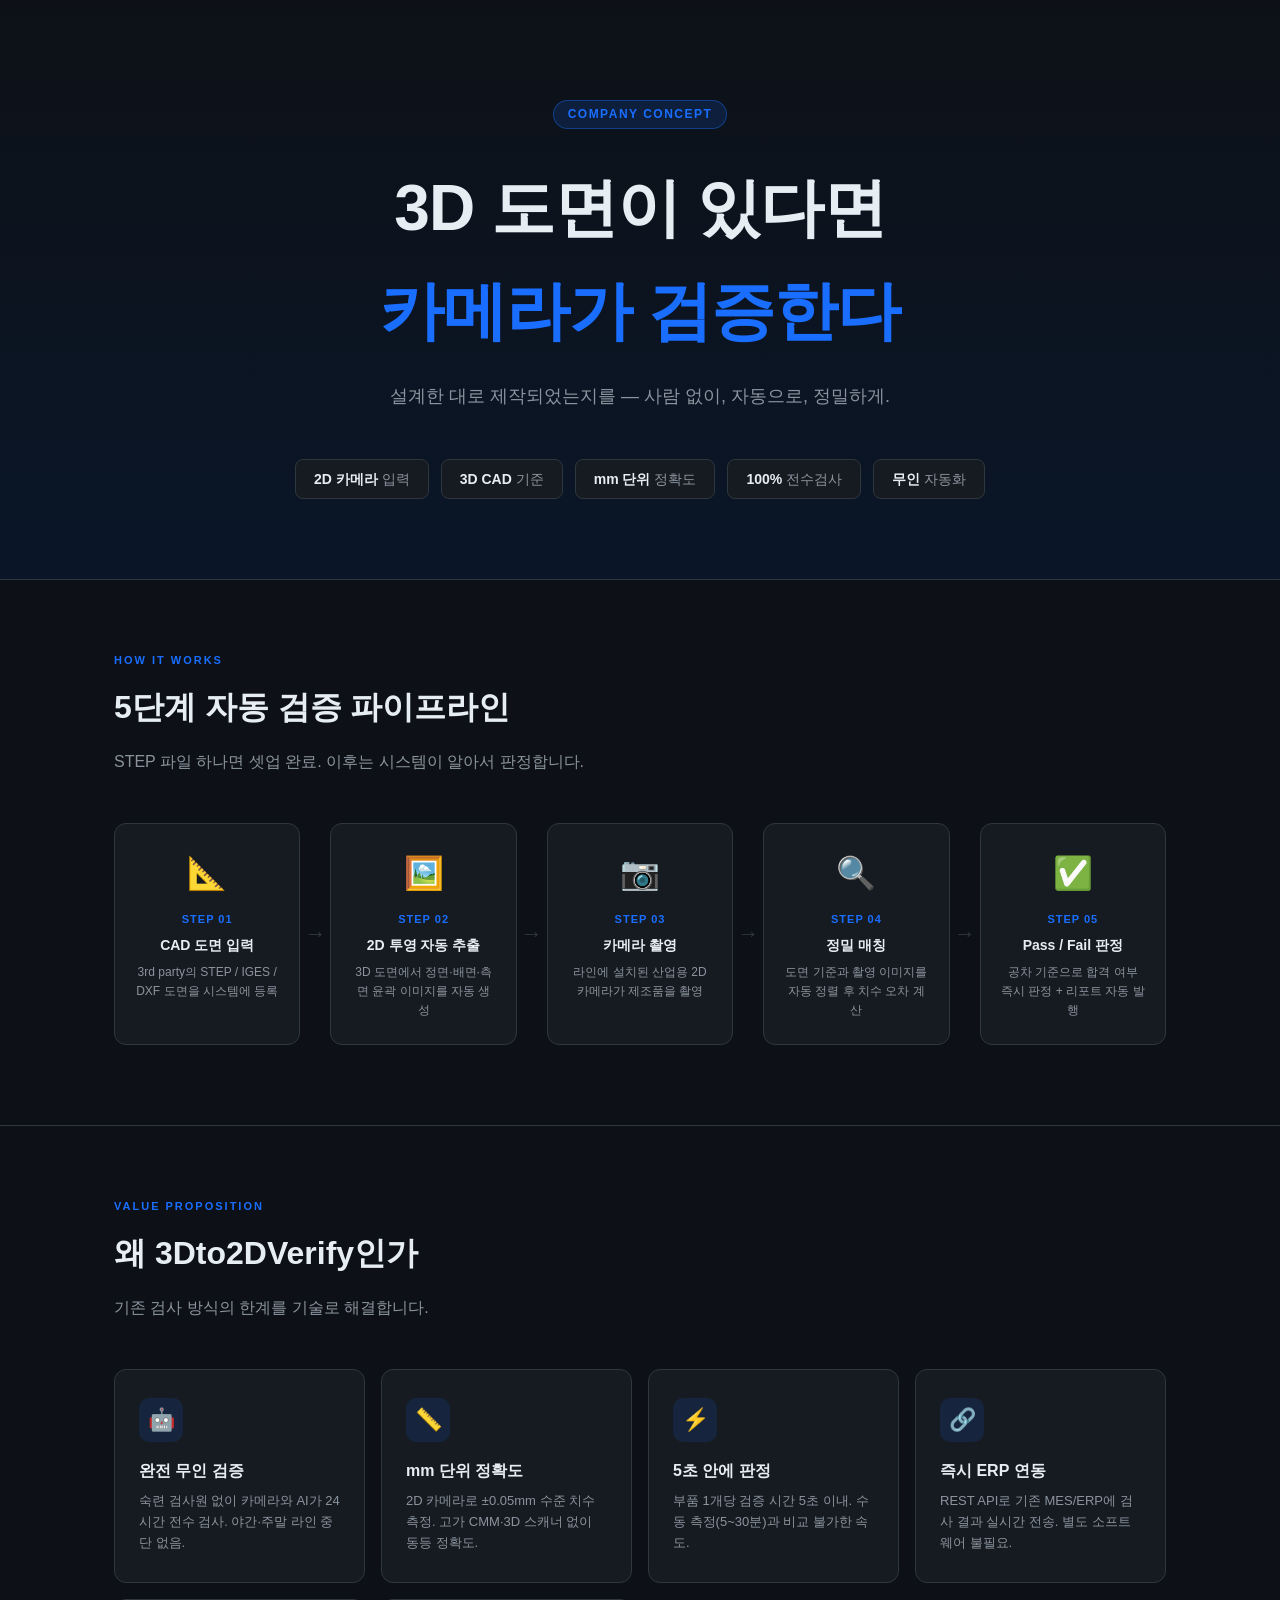
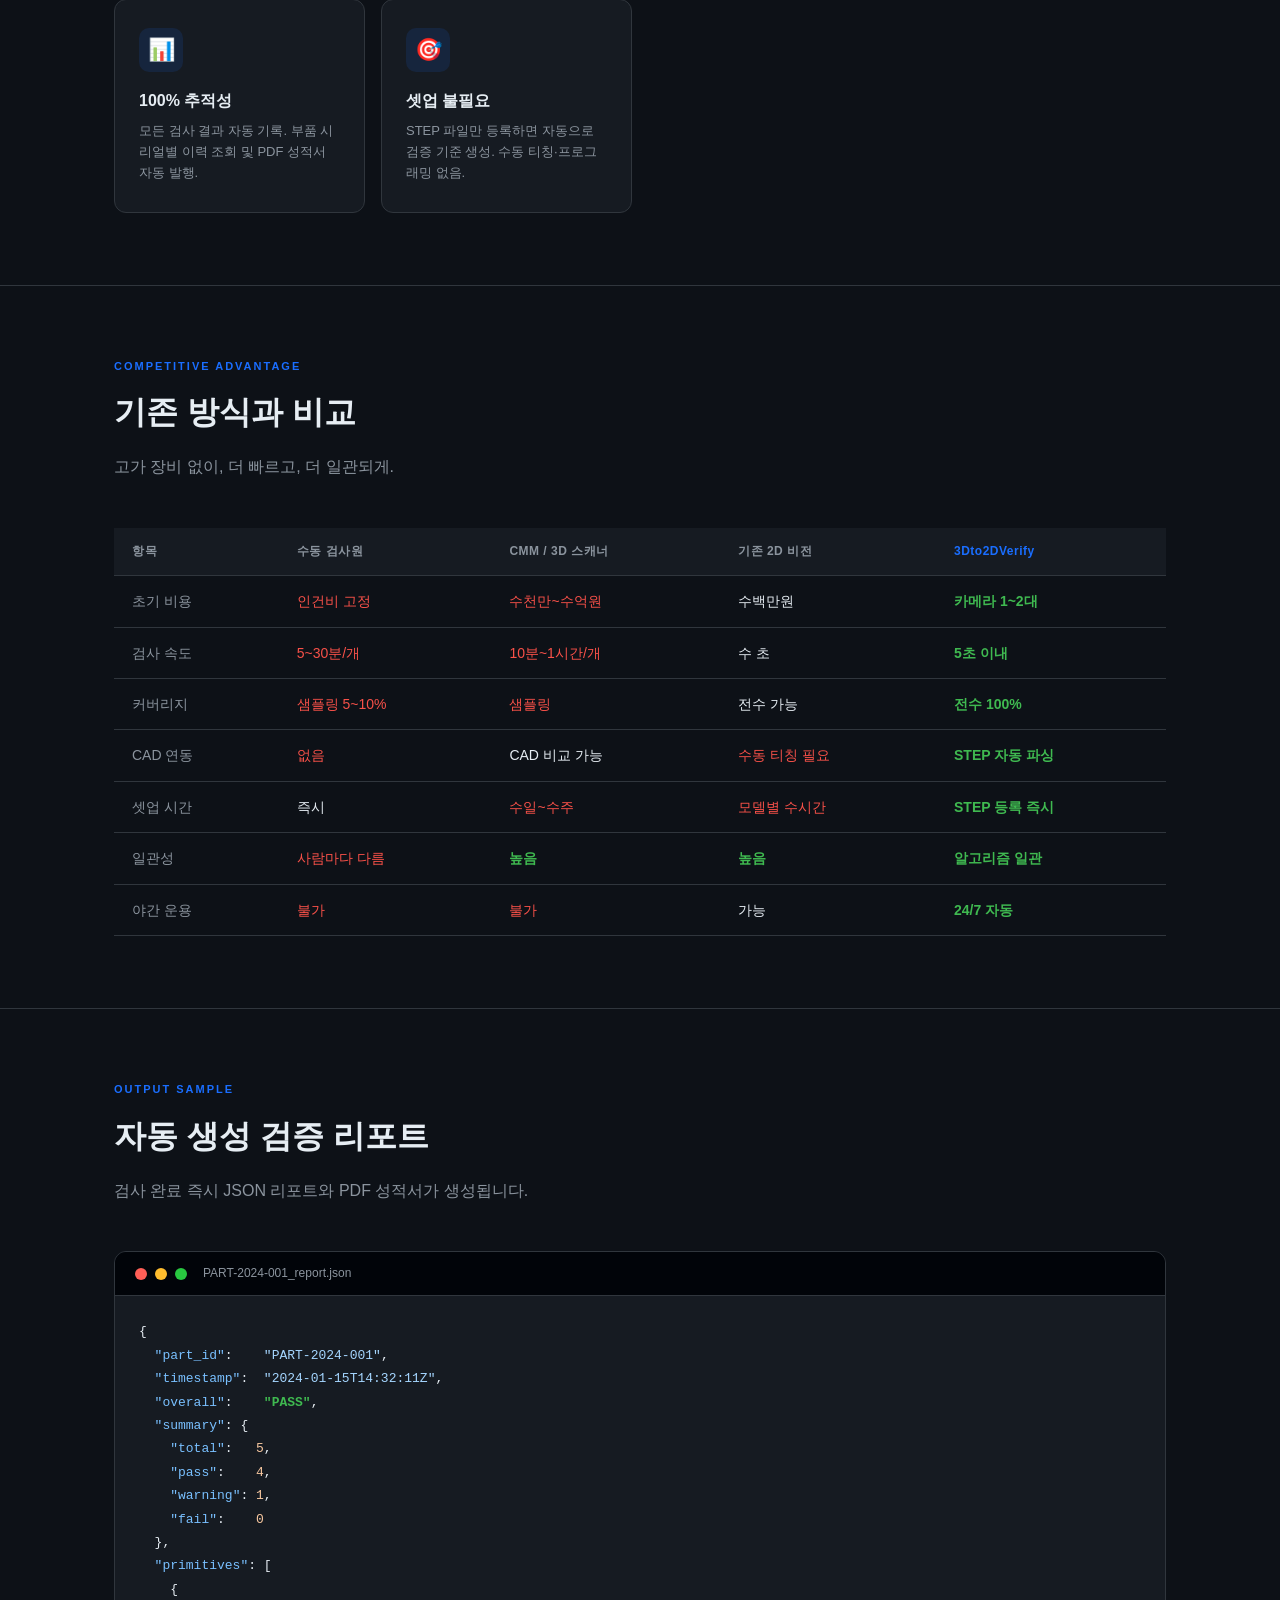
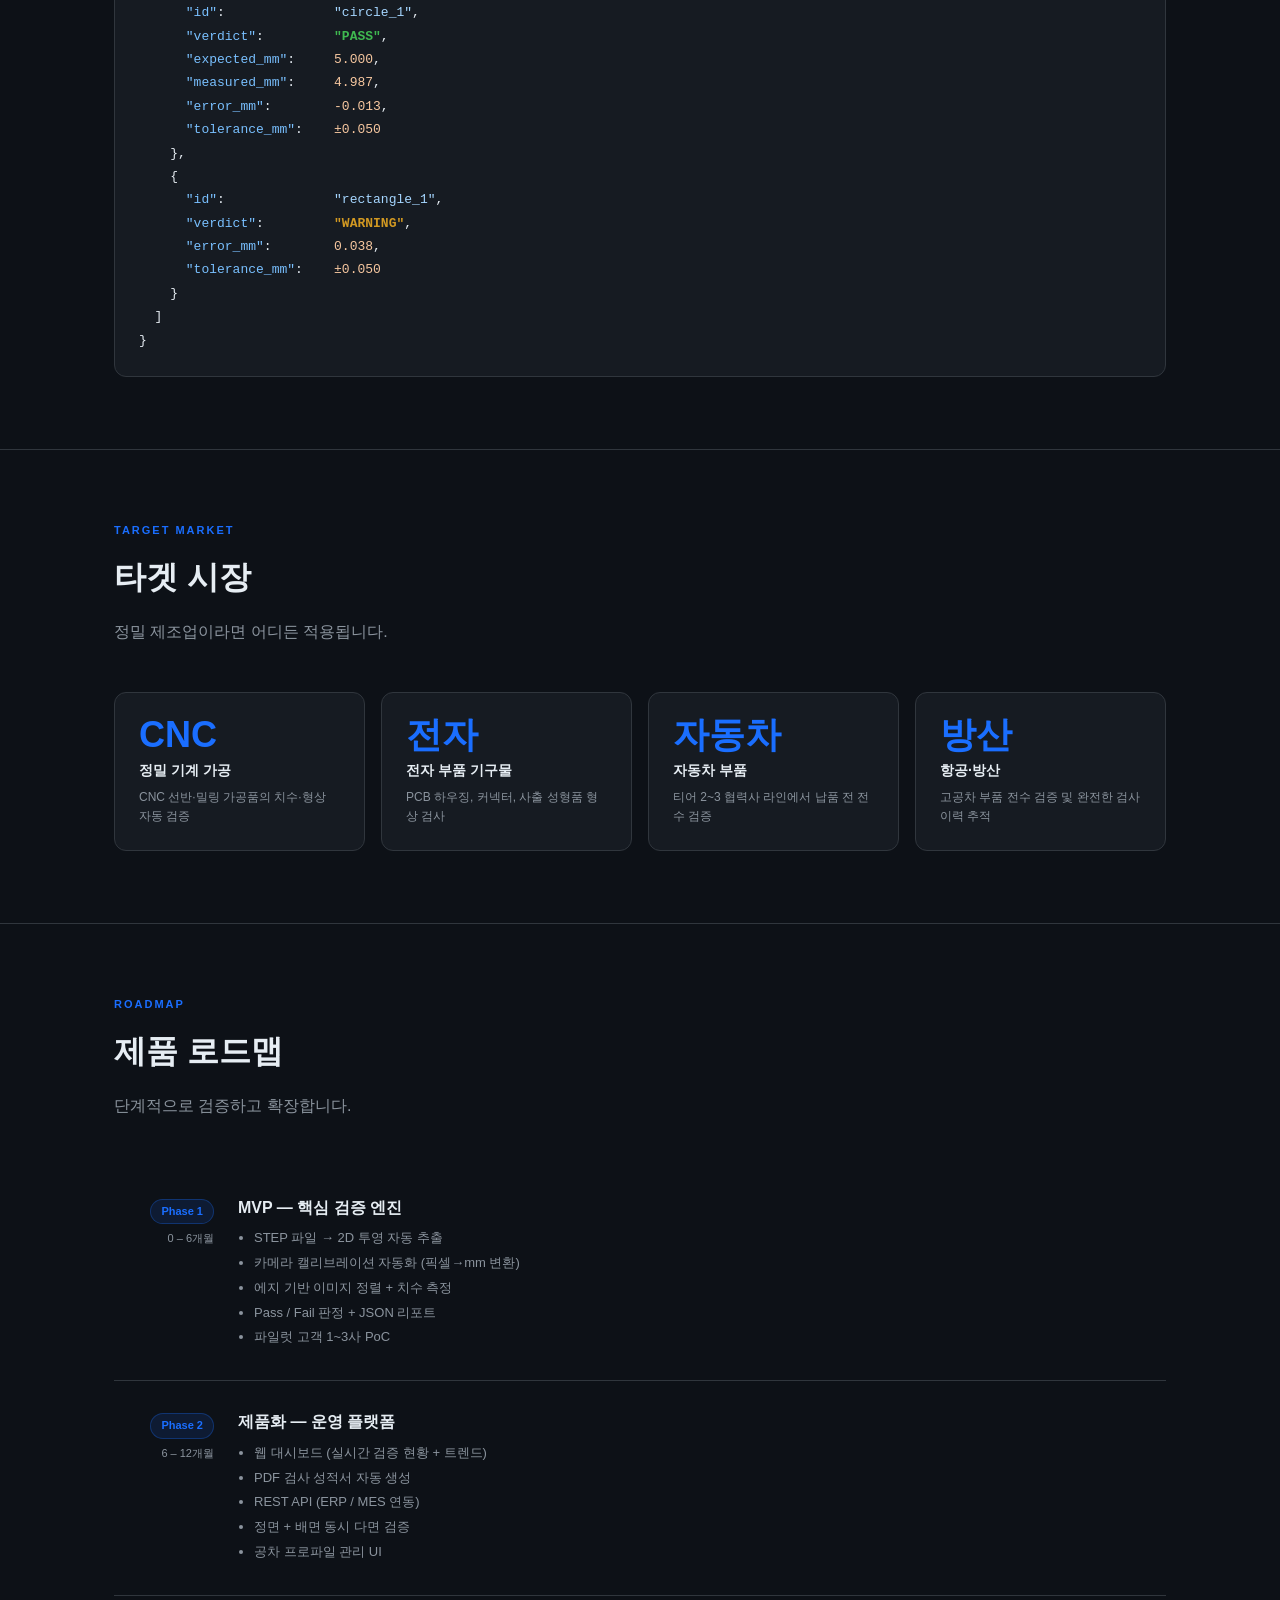
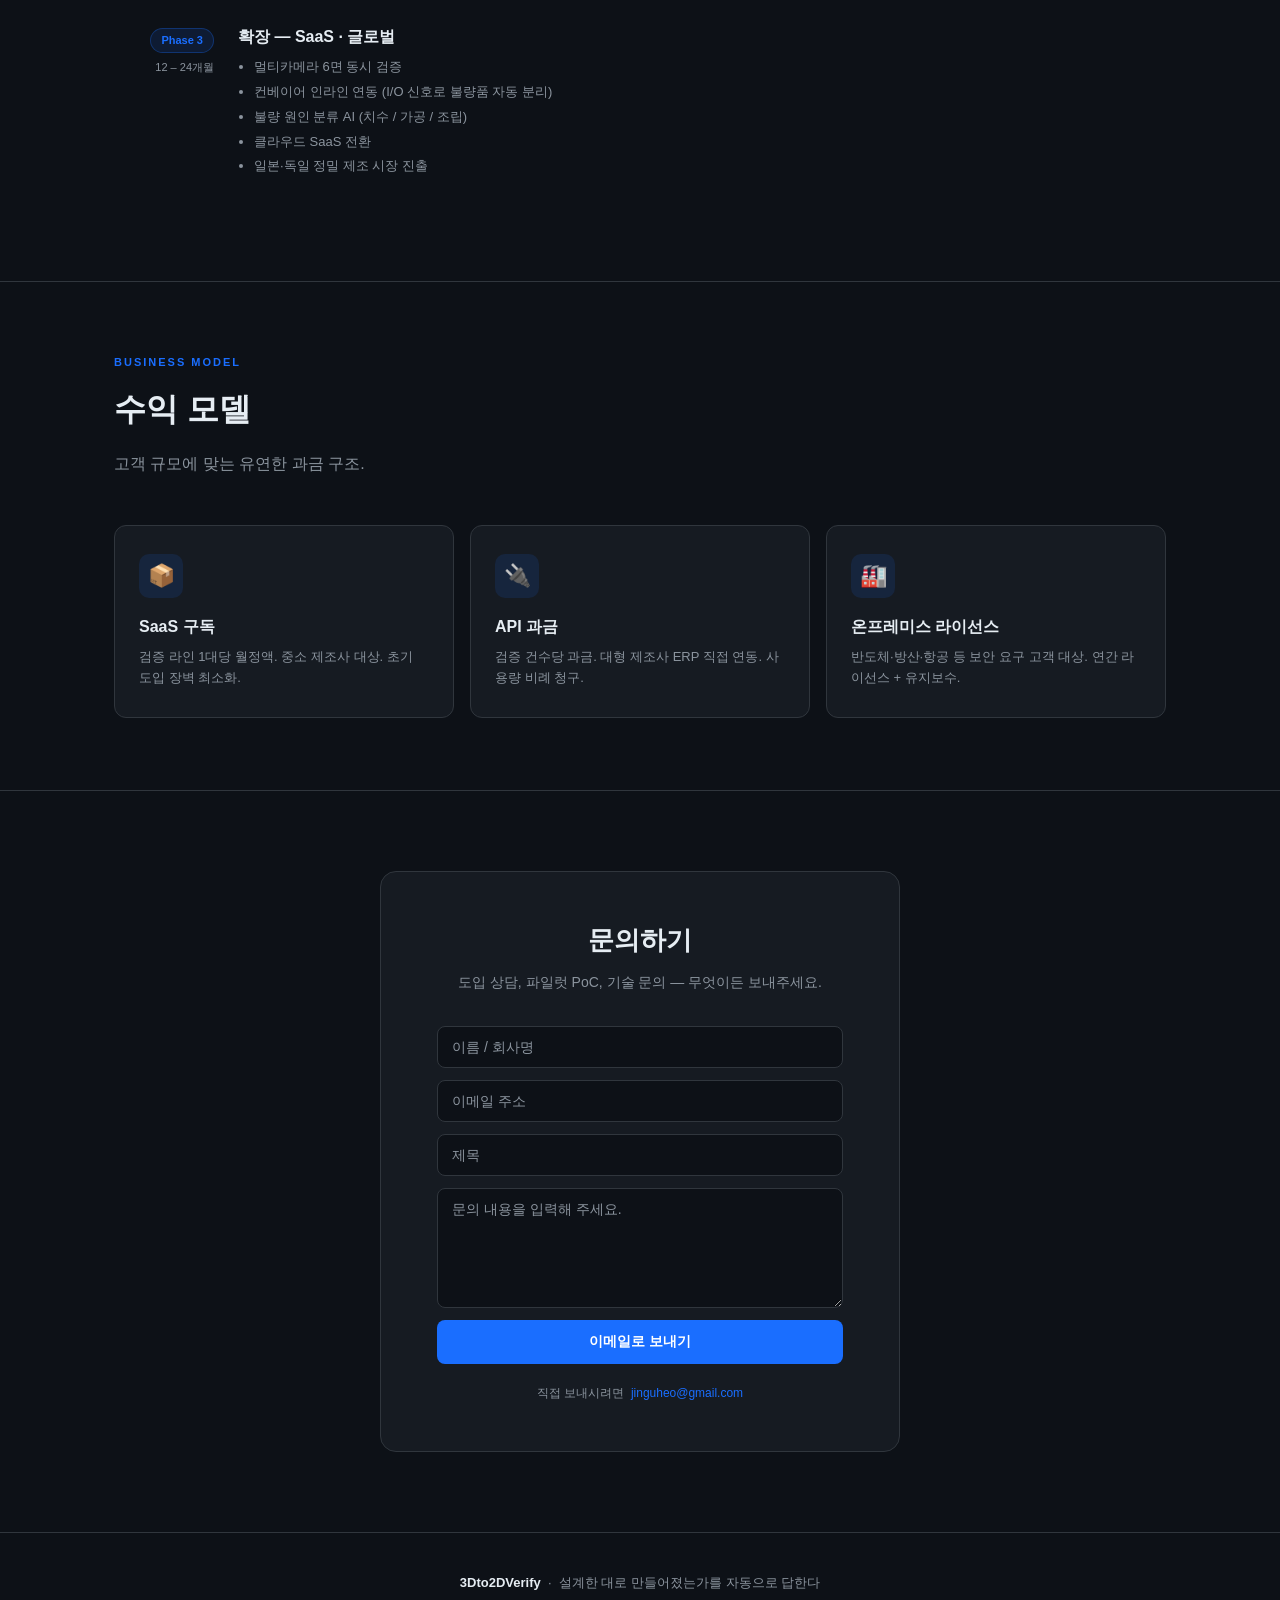
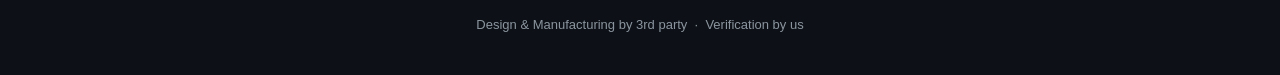
<file: concept.html>
<!DOCTYPE html>
<html lang="ko">
<head>
  <meta charset="UTF-8" />
  <meta name="viewport" content="width=device-width, initial-scale=1.0" />
  <title>3Dto2DVerify — 자동 제작 정밀 검증 시스템</title>
  <style>
    :root {
      --blue:   #1A6EFF;
      --dark:   #0D1117;
      --card:   #161B22;
      --border: #30363D;
      --text:   #E6EDF3;
      --muted:  #8B949E;
      --green:  #3FB950;
      --yellow: #D29922;
      --red:    #F85149;
    }
    * { box-sizing: border-box; margin: 0; padding: 0; }
    body {
      font-family: -apple-system, BlinkMacSystemFont, "Segoe UI", sans-serif;
      background: var(--dark);
      color: var(--text);
      line-height: 1.6;
    }

    /* ── HERO ── */
    .hero {
      text-align: center;
      padding: 100px 24px 80px;
      background: linear-gradient(180deg, #0D1117 0%, #0a1628 100%);
      border-bottom: 1px solid var(--border);
    }
    .badge {
      display: inline-block;
      background: rgba(26,110,255,0.15);
      border: 1px solid rgba(26,110,255,0.4);
      color: var(--blue);
      font-size: 12px;
      font-weight: 600;
      letter-spacing: 1.5px;
      text-transform: uppercase;
      padding: 4px 14px;
      border-radius: 20px;
      margin-bottom: 28px;
    }
    .hero h1 {
      font-size: clamp(36px, 5vw, 64px);
      font-weight: 700;
      letter-spacing: -1px;
      margin-bottom: 20px;
    }
    .hero h1 span { color: var(--blue); }
    .hero p {
      font-size: 18px;
      color: var(--muted);
      max-width: 600px;
      margin: 0 auto 48px;
    }
    .tagline {
      display: inline-flex;
      gap: 12px;
      flex-wrap: wrap;
      justify-content: center;
    }
    .tag {
      background: var(--card);
      border: 1px solid var(--border);
      border-radius: 8px;
      padding: 8px 18px;
      font-size: 14px;
      color: var(--muted);
    }
    .tag strong { color: var(--text); }

    /* ── SECTION ── */
    section {
      max-width: 1100px;
      margin: 0 auto;
      padding: 72px 24px;
    }
    .section-label {
      font-size: 11px;
      font-weight: 700;
      letter-spacing: 2px;
      text-transform: uppercase;
      color: var(--blue);
      margin-bottom: 12px;
    }
    h2 {
      font-size: 32px;
      font-weight: 700;
      margin-bottom: 16px;
    }
    .lead {
      color: var(--muted);
      font-size: 16px;
      max-width: 640px;
      margin-bottom: 48px;
    }
    hr.divider {
      border: none;
      border-top: 1px solid var(--border);
    }

    /* ── PIPELINE FLOW ── */
    .pipeline {
      display: flex;
      align-items: stretch;
      gap: 0;
      overflow-x: auto;
      padding-bottom: 8px;
    }
    .pipe-step {
      flex: 1;
      min-width: 160px;
      background: var(--card);
      border: 1px solid var(--border);
      border-radius: 12px;
      padding: 24px 20px;
      text-align: center;
      position: relative;
    }
    .pipe-step + .pipe-step { margin-left: 12px; }
    .pipe-step .icon {
      font-size: 32px;
      margin-bottom: 12px;
      display: block;
    }
    .pipe-step .step-num {
      font-size: 11px;
      font-weight: 700;
      letter-spacing: 1px;
      color: var(--blue);
      margin-bottom: 6px;
    }
    .pipe-step h3 { font-size: 14px; font-weight: 700; margin-bottom: 6px; }
    .pipe-step p { font-size: 12px; color: var(--muted); }
    .pipe-arrow {
      display: flex;
      align-items: center;
      color: var(--border);
      font-size: 22px;
      padding: 0 4px;
      flex-shrink: 0;
    }

    /* ── VALUE GRID ── */
    .value-grid {
      display: grid;
      grid-template-columns: repeat(auto-fit, minmax(220px, 1fr));
      gap: 16px;
    }
    .value-card {
      background: var(--card);
      border: 1px solid var(--border);
      border-radius: 12px;
      padding: 28px 24px;
    }
    .value-card .v-icon {
      width: 44px; height: 44px;
      border-radius: 10px;
      background: rgba(26,110,255,0.12);
      display: flex; align-items: center; justify-content: center;
      font-size: 22px;
      margin-bottom: 16px;
    }
    .value-card h3 { font-size: 16px; font-weight: 700; margin-bottom: 8px; }
    .value-card p { font-size: 13px; color: var(--muted); }

    /* ── COMPARE TABLE ── */
    .compare {
      width: 100%;
      border-collapse: collapse;
      font-size: 14px;
    }
    .compare th, .compare td {
      padding: 14px 18px;
      text-align: left;
      border-bottom: 1px solid var(--border);
    }
    .compare thead th {
      background: var(--card);
      color: var(--muted);
      font-size: 12px;
      font-weight: 600;
      letter-spacing: 0.5px;
    }
    .compare tbody tr:hover { background: rgba(48,54,61,0.4); }
    .compare .bad  { color: var(--red); }
    .compare .good { color: var(--green); font-weight: 600; }
    .compare .col-feature { color: var(--muted); }

    /* ── VERDICT DEMO ── */
    .verdict-demo {
      background: var(--card);
      border: 1px solid var(--border);
      border-radius: 12px;
      overflow: hidden;
    }
    .verdict-header {
      background: #010409;
      padding: 12px 20px;
      font-size: 12px;
      color: var(--muted);
      border-bottom: 1px solid var(--border);
      display: flex;
      align-items: center;
      gap: 8px;
    }
    .dot { width: 12px; height: 12px; border-radius: 50%; }
    .verdict-body { padding: 24px; font-family: "SF Mono", Consolas, monospace; font-size: 13px; }
    .verdict-body pre { white-space: pre-wrap; line-height: 1.8; }
    .json-key   { color: #79C0FF; }
    .json-str   { color: #A5D6FF; }
    .json-pass  { color: var(--green); font-weight: 700; }
    .json-fail  { color: var(--red);   font-weight: 700; }
    .json-warn  { color: var(--yellow); font-weight: 700; }
    .json-num   { color: #F8C8A0; }

    /* ── MARKET ── */
    .market-grid {
      display: grid;
      grid-template-columns: repeat(auto-fit, minmax(200px, 1fr));
      gap: 16px;
    }
    .market-card {
      background: var(--card);
      border: 1px solid var(--border);
      border-radius: 12px;
      padding: 24px;
    }
    .market-card .m-num {
      font-size: 36px;
      font-weight: 800;
      color: var(--blue);
      line-height: 1;
      margin-bottom: 6px;
    }
    .market-card h3 { font-size: 14px; font-weight: 700; margin-bottom: 6px; }
    .market-card p { font-size: 12px; color: var(--muted); }

    /* ── ROADMAP ── */
    .roadmap { display: flex; flex-direction: column; gap: 0; }
    .rm-item {
      display: flex;
      gap: 24px;
      padding: 28px 0;
      border-bottom: 1px solid var(--border);
    }
    .rm-item:last-child { border-bottom: none; }
    .rm-phase {
      min-width: 100px;
      text-align: right;
      padding-top: 2px;
    }
    .rm-phase .phase-tag {
      display: inline-block;
      background: rgba(26,110,255,0.12);
      border: 1px solid rgba(26,110,255,0.3);
      color: var(--blue);
      font-size: 11px;
      font-weight: 700;
      padding: 3px 10px;
      border-radius: 20px;
      white-space: nowrap;
    }
    .rm-phase .phase-time {
      font-size: 11px;
      color: var(--muted);
      margin-top: 6px;
    }
    .rm-content h3 { font-size: 16px; font-weight: 700; margin-bottom: 8px; }
    .rm-content ul { padding-left: 16px; }
    .rm-content li { font-size: 13px; color: var(--muted); margin-bottom: 4px; }

    /* ── CONTACT ── */
    .contact-wrap {
      text-align: center;
      padding: 80px 24px;
    }
    .contact-box {
      display: inline-block;
      background: var(--card);
      border: 1px solid var(--border);
      border-radius: 16px;
      padding: 48px 56px;
      max-width: 520px;
      width: 100%;
    }
    .contact-box h2 { font-size: 26px; font-weight: 700; margin-bottom: 10px; }
    .contact-box .sub { color: var(--muted); font-size: 14px; margin-bottom: 32px; }
    .contact-form { display: flex; flex-direction: column; gap: 12px; text-align: left; }
    .contact-form input,
    .contact-form textarea {
      background: var(--dark);
      border: 1px solid var(--border);
      border-radius: 8px;
      color: var(--text);
      font-size: 14px;
      font-family: inherit;
      padding: 12px 14px;
      outline: none;
      transition: border-color 0.15s;
      resize: vertical;
    }
    .contact-form input:focus,
    .contact-form textarea:focus { border-color: var(--blue); }
    .contact-form input::placeholder,
    .contact-form textarea::placeholder { color: var(--muted); }
    .contact-form textarea { min-height: 120px; }
    .send-btn {
      background: var(--blue);
      border: none;
      border-radius: 8px;
      color: #fff;
      cursor: pointer;
      font-size: 14px;
      font-weight: 700;
      padding: 13px;
      text-align: center;
      transition: opacity 0.15s;
    }
    .send-btn:hover { opacity: 0.85; }
    .contact-direct {
      margin-top: 20px;
      font-size: 12px;
      color: var(--muted);
    }
    .contact-direct a { color: var(--blue); text-decoration: none; }
    .contact-direct a:hover { text-decoration: underline; }

    /* ── FOOTER ── */
    footer {
      text-align: center;
      padding: 40px 24px;
      border-top: 1px solid var(--border);
      color: var(--muted);
      font-size: 13px;
    }
    footer strong { color: var(--text); }
  </style>
</head>
<body>

<!-- ═══════════════════════════════ HERO ═══════════════════════════════ -->
<div class="hero">
  <div class="badge">Company Concept</div>
  <h1>3D 도면이 있다면<br><span>카메라가 검증한다</span></h1>
  <p>설계한 대로 제작되었는지를 — 사람 없이, 자동으로, 정밀하게.</p>
  <div class="tagline">
    <div class="tag"><strong>2D 카메라</strong> 입력</div>
    <div class="tag"><strong>3D CAD</strong> 기준</div>
    <div class="tag"><strong>mm 단위</strong> 정확도</div>
    <div class="tag"><strong>100%</strong> 전수검사</div>
    <div class="tag"><strong>무인</strong> 자동화</div>
  </div>
</div>

<!-- ═══════════════════════════════ PIPELINE ═══════════════════════════ -->
<section>
  <div class="section-label">How It Works</div>
  <h2>5단계 자동 검증 파이프라인</h2>
  <p class="lead">STEP 파일 하나면 셋업 완료. 이후는 시스템이 알아서 판정합니다.</p>

  <div class="pipeline">

    <div class="pipe-step">
      <span class="icon">📐</span>
      <div class="step-num">STEP 01</div>
      <h3>CAD 도면 입력</h3>
      <p>3rd party의 STEP / IGES / DXF 도면을 시스템에 등록</p>
    </div>

    <div class="pipe-arrow">→</div>

    <div class="pipe-step">
      <span class="icon">🖼️</span>
      <div class="step-num">STEP 02</div>
      <h3>2D 투영 자동 추출</h3>
      <p>3D 도면에서 정면·배면·측면 윤곽 이미지를 자동 생성</p>
    </div>

    <div class="pipe-arrow">→</div>

    <div class="pipe-step">
      <span class="icon">📷</span>
      <div class="step-num">STEP 03</div>
      <h3>카메라 촬영</h3>
      <p>라인에 설치된 산업용 2D 카메라가 제조품을 촬영</p>
    </div>

    <div class="pipe-arrow">→</div>

    <div class="pipe-step">
      <span class="icon">🔍</span>
      <div class="step-num">STEP 04</div>
      <h3>정밀 매칭</h3>
      <p>도면 기준과 촬영 이미지를 자동 정렬 후 치수 오차 계산</p>
    </div>

    <div class="pipe-arrow">→</div>

    <div class="pipe-step">
      <span class="icon">✅</span>
      <div class="step-num">STEP 05</div>
      <h3>Pass / Fail 판정</h3>
      <p>공차 기준으로 합격 여부 즉시 판정 + 리포트 자동 발행</p>
    </div>

  </div>
</section>

<hr class="divider" />

<!-- ═══════════════════════════════ VALUE ═══════════════════════════════ -->
<section>
  <div class="section-label">Value Proposition</div>
  <h2>왜 3Dto2DVerify인가</h2>
  <p class="lead">기존 검사 방식의 한계를 기술로 해결합니다.</p>

  <div class="value-grid">
    <div class="value-card">
      <div class="v-icon">🤖</div>
      <h3>완전 무인 검증</h3>
      <p>숙련 검사원 없이 카메라와 AI가 24시간 전수 검사. 야간·주말 라인 중단 없음.</p>
    </div>
    <div class="value-card">
      <div class="v-icon">📏</div>
      <h3>mm 단위 정확도</h3>
      <p>2D 카메라로 ±0.05mm 수준 치수 측정. 고가 CMM·3D 스캐너 없이 동등 정확도.</p>
    </div>
    <div class="value-card">
      <div class="v-icon">⚡</div>
      <h3>5초 안에 판정</h3>
      <p>부품 1개당 검증 시간 5초 이내. 수동 측정(5~30분)과 비교 불가한 속도.</p>
    </div>
    <div class="value-card">
      <div class="v-icon">🔗</div>
      <h3>즉시 ERP 연동</h3>
      <p>REST API로 기존 MES/ERP에 검사 결과 실시간 전송. 별도 소프트웨어 불필요.</p>
    </div>
    <div class="value-card">
      <div class="v-icon">📊</div>
      <h3>100% 추적성</h3>
      <p>모든 검사 결과 자동 기록. 부품 시리얼별 이력 조회 및 PDF 성적서 자동 발행.</p>
    </div>
    <div class="value-card">
      <div class="v-icon">🎯</div>
      <h3>셋업 불필요</h3>
      <p>STEP 파일만 등록하면 자동으로 검증 기준 생성. 수동 티칭·프로그래밍 없음.</p>
    </div>
  </div>
</section>

<hr class="divider" />

<!-- ═══════════════════════════════ COMPARE ═══════════════════════════════ -->
<section>
  <div class="section-label">Competitive Advantage</div>
  <h2>기존 방식과 비교</h2>
  <p class="lead">고가 장비 없이, 더 빠르고, 더 일관되게.</p>

  <table class="compare">
    <thead>
      <tr>
        <th>항목</th>
        <th>수동 검사원</th>
        <th>CMM / 3D 스캐너</th>
        <th>기존 2D 비전</th>
        <th style="color:var(--blue)">3Dto2DVerify</th>
      </tr>
    </thead>
    <tbody>
      <tr>
        <td class="col-feature">초기 비용</td>
        <td class="bad">인건비 고정</td>
        <td class="bad">수천만~수억원</td>
        <td>수백만원</td>
        <td class="good">카메라 1~2대</td>
      </tr>
      <tr>
        <td class="col-feature">검사 속도</td>
        <td class="bad">5~30분/개</td>
        <td class="bad">10분~1시간/개</td>
        <td>수 초</td>
        <td class="good">5초 이내</td>
      </tr>
      <tr>
        <td class="col-feature">커버리지</td>
        <td class="bad">샘플링 5~10%</td>
        <td class="bad">샘플링</td>
        <td>전수 가능</td>
        <td class="good">전수 100%</td>
      </tr>
      <tr>
        <td class="col-feature">CAD 연동</td>
        <td class="bad">없음</td>
        <td>CAD 비교 가능</td>
        <td class="bad">수동 티칭 필요</td>
        <td class="good">STEP 자동 파싱</td>
      </tr>
      <tr>
        <td class="col-feature">셋업 시간</td>
        <td>즉시</td>
        <td class="bad">수일~수주</td>
        <td class="bad">모델별 수시간</td>
        <td class="good">STEP 등록 즉시</td>
      </tr>
      <tr>
        <td class="col-feature">일관성</td>
        <td class="bad">사람마다 다름</td>
        <td class="good">높음</td>
        <td class="good">높음</td>
        <td class="good">알고리즘 일관</td>
      </tr>
      <tr>
        <td class="col-feature">야간 운용</td>
        <td class="bad">불가</td>
        <td class="bad">불가</td>
        <td>가능</td>
        <td class="good">24/7 자동</td>
      </tr>
    </tbody>
  </table>
</section>

<hr class="divider" />

<!-- ═══════════════════════════════ REPORT DEMO ═══════════════════════════ -->
<section>
  <div class="section-label">Output Sample</div>
  <h2>자동 생성 검증 리포트</h2>
  <p class="lead">검사 완료 즉시 JSON 리포트와 PDF 성적서가 생성됩니다.</p>

  <div class="verdict-demo">
    <div class="verdict-header">
      <div class="dot" style="background:#FF5F57"></div>
      <div class="dot" style="background:#FFBD2E"></div>
      <div class="dot" style="background:#28C840"></div>
      <span style="margin-left:8px">PART-2024-001_report.json</span>
    </div>
    <div class="verdict-body">
<pre>{
  <span class="json-key">"part_id"</span>:    <span class="json-str">"PART-2024-001"</span>,
  <span class="json-key">"timestamp"</span>:  <span class="json-str">"2024-01-15T14:32:11Z"</span>,
  <span class="json-key">"overall"</span>:    <span class="json-pass">"PASS"</span>,
  <span class="json-key">"summary"</span>: {
    <span class="json-key">"total"</span>:   <span class="json-num">5</span>,
    <span class="json-key">"pass"</span>:    <span class="json-num">4</span>,
    <span class="json-key">"warning"</span>: <span class="json-num">1</span>,
    <span class="json-key">"fail"</span>:    <span class="json-num">0</span>
  },
  <span class="json-key">"primitives"</span>: [
    {
      <span class="json-key">"id"</span>:              <span class="json-str">"circle_1"</span>,
      <span class="json-key">"verdict"</span>:         <span class="json-pass">"PASS"</span>,
      <span class="json-key">"expected_mm"</span>:     <span class="json-num">5.000</span>,
      <span class="json-key">"measured_mm"</span>:     <span class="json-num">4.987</span>,
      <span class="json-key">"error_mm"</span>:        <span class="json-num">-0.013</span>,
      <span class="json-key">"tolerance_mm"</span>:    <span class="json-num">±0.050</span>
    },
    {
      <span class="json-key">"id"</span>:              <span class="json-str">"rectangle_1"</span>,
      <span class="json-key">"verdict"</span>:         <span class="json-warn">"WARNING"</span>,
      <span class="json-key">"error_mm"</span>:        <span class="json-num">0.038</span>,
      <span class="json-key">"tolerance_mm"</span>:    <span class="json-num">±0.050</span>
    }
  ]
}</pre>
    </div>
  </div>
</section>

<hr class="divider" />

<!-- ═══════════════════════════════ MARKET ═══════════════════════════════ -->
<section>
  <div class="section-label">Target Market</div>
  <h2>타겟 시장</h2>
  <p class="lead">정밀 제조업이라면 어디든 적용됩니다.</p>

  <div class="market-grid">
    <div class="market-card">
      <div class="m-num">CNC</div>
      <h3>정밀 기계 가공</h3>
      <p>CNC 선반·밀링 가공품의 치수·형상 자동 검증</p>
    </div>
    <div class="market-card">
      <div class="m-num">전자</div>
      <h3>전자 부품 기구물</h3>
      <p>PCB 하우징, 커넥터, 사출 성형품 형상 검사</p>
    </div>
    <div class="market-card">
      <div class="m-num">자동차</div>
      <h3>자동차 부품</h3>
      <p>티어 2~3 협력사 라인에서 납품 전 전수 검증</p>
    </div>
    <div class="market-card">
      <div class="m-num">방산</div>
      <h3>항공·방산</h3>
      <p>고공차 부품 전수 검증 및 완전한 검사 이력 추적</p>
    </div>
  </div>
</section>

<hr class="divider" />

<!-- ═══════════════════════════════ ROADMAP ═══════════════════════════════ -->
<section>
  <div class="section-label">Roadmap</div>
  <h2>제품 로드맵</h2>
  <p class="lead">단계적으로 검증하고 확장합니다.</p>

  <div class="roadmap">

    <div class="rm-item">
      <div class="rm-phase">
        <div class="phase-tag">Phase 1</div>
        <div class="phase-time">0 – 6개월</div>
      </div>
      <div class="rm-content">
        <h3>MVP — 핵심 검증 엔진</h3>
        <ul>
          <li>STEP 파일 → 2D 투영 자동 추출</li>
          <li>카메라 캘리브레이션 자동화 (픽셀→mm 변환)</li>
          <li>에지 기반 이미지 정렬 + 치수 측정</li>
          <li>Pass / Fail 판정 + JSON 리포트</li>
          <li>파일럿 고객 1~3사 PoC</li>
        </ul>
      </div>
    </div>

    <div class="rm-item">
      <div class="rm-phase">
        <div class="phase-tag">Phase 2</div>
        <div class="phase-time">6 – 12개월</div>
      </div>
      <div class="rm-content">
        <h3>제품화 — 운영 플랫폼</h3>
        <ul>
          <li>웹 대시보드 (실시간 검증 현황 + 트렌드)</li>
          <li>PDF 검사 성적서 자동 생성</li>
          <li>REST API (ERP / MES 연동)</li>
          <li>정면 + 배면 동시 다면 검증</li>
          <li>공차 프로파일 관리 UI</li>
        </ul>
      </div>
    </div>

    <div class="rm-item">
      <div class="rm-phase">
        <div class="phase-tag">Phase 3</div>
        <div class="phase-time">12 – 24개월</div>
      </div>
      <div class="rm-content">
        <h3>확장 — SaaS · 글로벌</h3>
        <ul>
          <li>멀티카메라 6면 동시 검증</li>
          <li>컨베이어 인라인 연동 (I/O 신호로 불량품 자동 분리)</li>
          <li>불량 원인 분류 AI (치수 / 가공 / 조립)</li>
          <li>클라우드 SaaS 전환</li>
          <li>일본·독일 정밀 제조 시장 진출</li>
        </ul>
      </div>
    </div>

  </div>
</section>

<hr class="divider" />

<!-- ═══════════════════════════════ BIZ MODEL ═══════════════════════════════ -->
<section>
  <div class="section-label">Business Model</div>
  <h2>수익 모델</h2>
  <p class="lead">고객 규모에 맞는 유연한 과금 구조.</p>

  <div class="value-grid">
    <div class="value-card">
      <div class="v-icon">📦</div>
      <h3>SaaS 구독</h3>
      <p>검증 라인 1대당 월정액. 중소 제조사 대상. 초기 도입 장벽 최소화.</p>
    </div>
    <div class="value-card">
      <div class="v-icon">🔌</div>
      <h3>API 과금</h3>
      <p>검증 건수당 과금. 대형 제조사 ERP 직접 연동. 사용량 비례 청구.</p>
    </div>
    <div class="value-card">
      <div class="v-icon">🏭</div>
      <h3>온프레미스 라이선스</h3>
      <p>반도체·방산·항공 등 보안 요구 고객 대상. 연간 라이선스 + 유지보수.</p>
    </div>
  </div>
</section>

<!-- ═══════════════════════════════ CONTACT ═══════════════════════════════ -->
<hr class="divider" />

<div class="contact-wrap">
  <div class="contact-box">
    <h2>문의하기</h2>
    <p class="sub">도입 상담, 파일럿 PoC, 기술 문의 — 무엇이든 보내주세요.</p>
    <form class="contact-form" id="contactForm">
      <input type="text"  id="cfName"    placeholder="이름 / 회사명" required />
      <input type="email" id="cfEmail"   placeholder="이메일 주소"   required />
      <input type="text"  id="cfSubject" placeholder="제목"          />
      <textarea           id="cfBody"    placeholder="문의 내용을 입력해 주세요."></textarea>
      <button type="submit" class="send-btn">이메일로 보내기</button>
    </form>
    <div class="contact-direct">
      직접 보내시려면 &nbsp;<a href="mailto:jinguheo@gmail.com">jinguheo@gmail.com</a>
    </div>
  </div>
</div>

<script>
  document.getElementById('contactForm').addEventListener('submit', function(e) {
    e.preventDefault();
    var name    = document.getElementById('cfName').value.trim();
    var email   = document.getElementById('cfEmail').value.trim();
    var subject = document.getElementById('cfSubject').value.trim() || '3Dto2DVerify 문의';
    var body    = document.getElementById('cfBody').value.trim();

    var mailto = 'mailto:jinguheo@gmail.com'
      + '?subject=' + encodeURIComponent('[3Dto2DVerify] ' + subject)
      + '&body='    + encodeURIComponent(
          '보내는 분: ' + name + ' (' + email + ')\n\n' + body
        );

    window.location.href = mailto;
  });
</script>

<!-- ═══════════════════════════════ FOOTER ═══════════════════════════════ -->
<footer>
  <strong>3Dto2DVerify</strong> &nbsp;·&nbsp;
  설계한 대로 만들어졌는가를 자동으로 답한다
  <br><br>
  <span>Design &amp; Manufacturing by 3rd party &nbsp;·&nbsp; Verification by us</span>
</footer>

</body>
</html>
</file>
